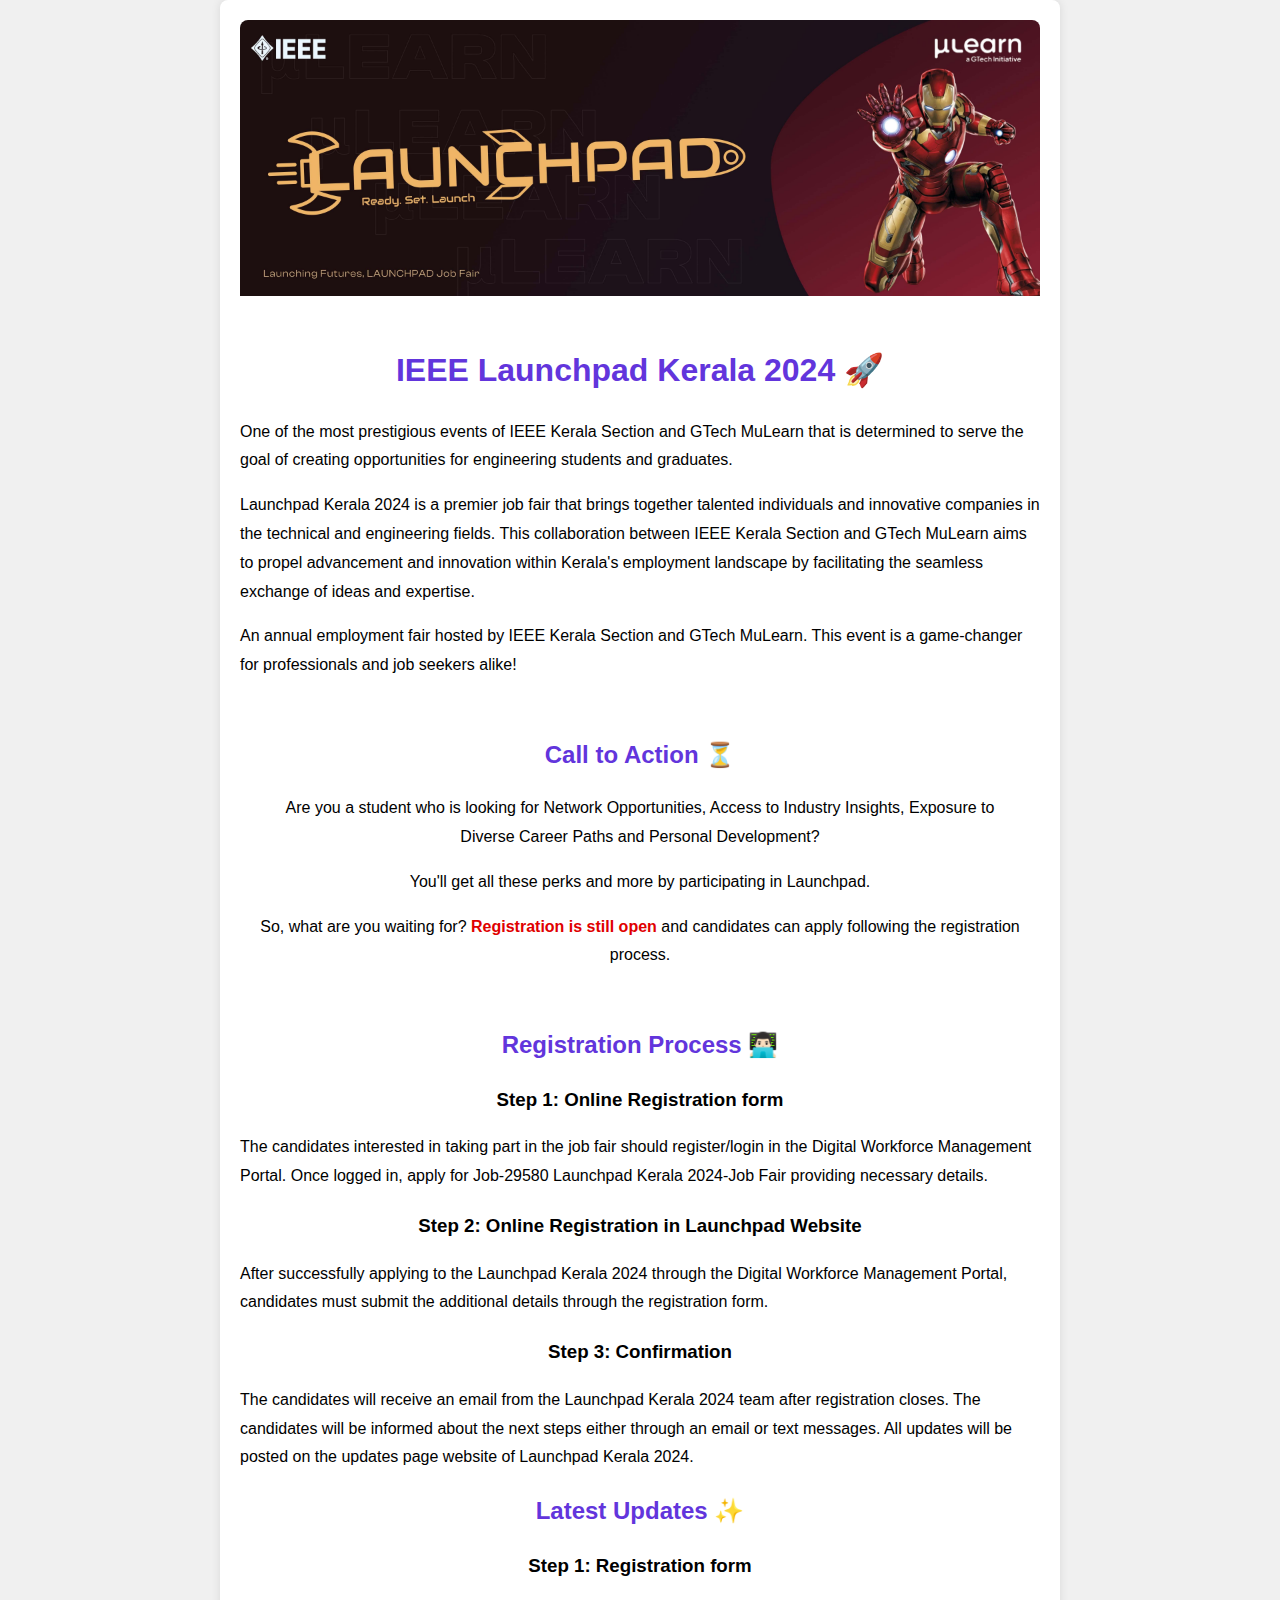
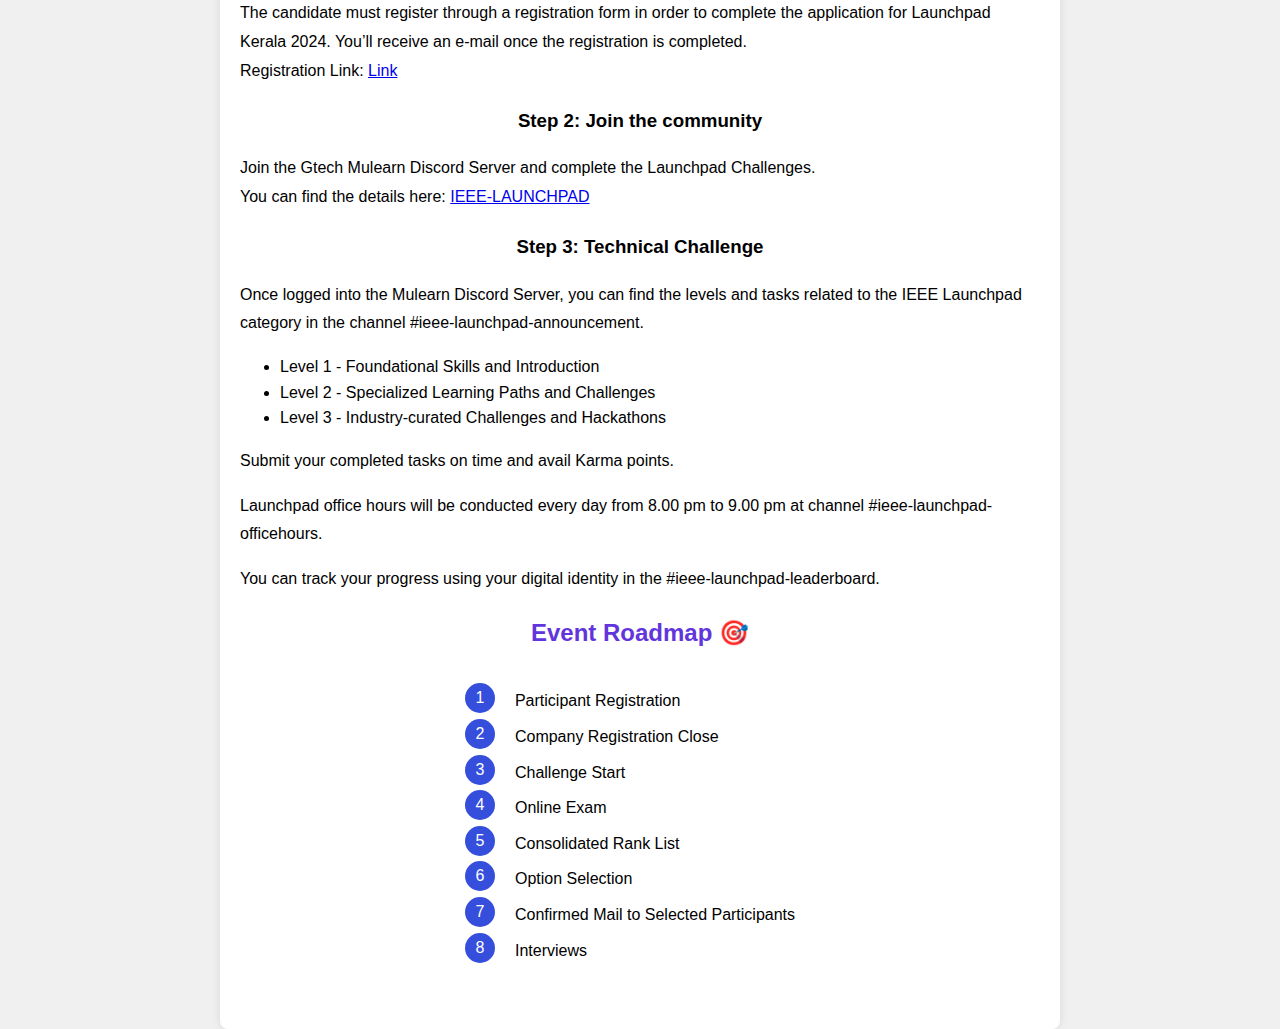
<file: index.html>
<!DOCTYPE html>
<html lang="en">
<head>
    <meta charset="UTF-8">
    <meta name="viewport" content="width=device-width, initial-scale=1.0">
    <title>IEEE Launch Pad Kerala Newsletter</title>
    <style>
        .centered-list {
            display: flex;
            justify-content: center;
            align-items: center;
        }
    
        
    </style>
    <link rel="stylesheet" href="style.css">
</head>
<body>
    <div class="container">
        <!-- Image banner -->
        <img src="launchpad-banner.jpg" alt="IEEE Launch Pad Kerala Banner" class="newsletter-banner">
        
        
        <!-- Newsletter content -->
        <h1>IEEE Launchpad Kerala 2024 🚀</h1>
        
        <p>One of the most prestigious events of IEEE Kerala Section and GTech MuLearn that is determined to serve the goal of creating opportunities for engineering students and graduates.</p>
        
        <p>Launchpad Kerala 2024 is a premier job fair that brings together talented individuals and innovative companies in the technical and engineering fields. This collaboration between IEEE Kerala Section and GTech MuLearn aims to propel advancement and innovation within Kerala's employment landscape by facilitating the seamless exchange of ideas and expertise.</p>
        
        <p>An annual employment fair hosted by IEEE Kerala Section and GTech MuLearn. This event is a game-changer for professionals and job seekers alike!</p>
        
        <!-- Call to action -->
        <div id="call-to-action" class="call-to-action">
            <h2>Call to Action ⏳</h2>
            <p>Are you a student who is looking for Network Opportunities, Access to Industry Insights, Exposure to Diverse Career Paths and Personal Development?</p>
            <p>You'll get all these perks and more by participating in Launchpad.</p>
            <p>So, what are you waiting for? <a href="https://forms.gle/C5e6XHhVGkV3axQS8">Registration is still open</a> and candidates can apply following the registration process.</p>
        </div>
        
        <!-- Registration Process -->
        <div id="registration-process" class="registration-process">
            <h2>Registration Process 👨🏻‍💻</h2>
            <h3>Step 1: Online Registration form</h3>
            <p>The candidates interested in taking part in the job fair should register/login in the Digital Workforce Management Portal. Once logged in, apply for Job-29580 Launchpad Kerala 2024-Job Fair providing necessary details.</p>
            
            <h3>Step 2: Online Registration in Launchpad Website</h3>
            <p>After successfully applying to the Launchpad Kerala 2024 through the Digital Workforce Management Portal, candidates must submit the additional details through the registration form.</p>
            
            <h3>Step 3: Confirmation</h3>
            <p>The candidates will receive an email from the Launchpad Kerala 2024 team after registration closes. The candidates will be informed about the next steps either through an email or text messages. All updates will be posted on the updates page website of Launchpad Kerala 2024.</p>
        </div>
        
        <!-- Latest Updates -->
        <div id="latest-updates" class="latest-updates">
            <h2>Latest Updates ✨</h2>
            <h3>Step 1: Registration form</h3>
            <p>The candidate must register through a registration form in order to complete the application for Launchpad Kerala 2024. You’ll receive an e-mail once the registration is completed.<br>Registration Link: <a href="https://forms.gle/C5e6XHhVGkV3axQS8">Link</a></p>
                        
            <h3>Step 2: Join the community</h3>
            <p>Join the Gtech Mulearn Discord Server and complete the Launchpad Challenges.<br>
                You can find the details here: <a href="https://github.com/gtech-mulearn/IEEE-LAUNCHPAD">IEEE-LAUNCHPAD</a></p>  
            <h3>Step 3: Technical Challenge</h3>
            <p>Once logged into the Mulearn Discord Server, you can find the levels and tasks related to the IEEE Launchpad category in the channel #ieee-launchpad-announcement.</p>
            <ul>
                <li>Level 1 - Foundational Skills and Introduction</li>
                <li>Level 2 - Specialized Learning Paths and Challenges</li>
                <li>Level 3 - Industry-curated Challenges and Hackathons</li>
            </ul>
            <p>Submit your completed tasks on time and avail Karma points.</p>
            
            <p>Launchpad office hours will be conducted every day from 8.00 pm to 9.00 pm at channel #ieee-launchpad-officehours.</p>
            <p>You can track your progress using your digital identity in the #ieee-launchpad-leaderboard.</p>
        </div>
        
        <!-- Event Roadmap -->
        <div id="event-roadmap" class="event-roadmap">
            <h2>Event Roadmap 🎯</h2>
            <div class="centered-list">
                <ol>
                    <li>Participant Registration</li>
                    <li>Company Registration Close</li>
                    <li>Challenge Start</li>
                    <li>Online Exam</li>
                    <li>Consolidated Rank List</li>
                    <li>Option Selection</li>
                    <li>Confirmed Mail to Selected Participants</li>
                    <li>Interviews</li>
                </ol>
            </div>
        </div>
        
    </div>
</body>
</html>
</file>
<file: style.css>
body {
    font-family: Arial, sans-serif;
    line-height: 1.6;
    background-color: #f0f0f0;
    padding: 0;
    margin: 0;
}
.container {
    max-width: 800px;
    margin: 0 auto;
    background-color: #fff;
    padding: 20px;
    border-radius: 8px;
    box-shadow: 0 0 10px rgba(0,0,0,0.1);
}
h3 {
    color: #000000;
    text-align: center;
}
p {
    color: #000000;
    line-height: 1.8;
}
.newsletter-banner {
    width: 100%;
    border-radius: 8px 8px 0 0;
    margin-bottom: 20px;
}
.call-to-action {
    padding: 20px;
    border-radius: 8px;
    text-align: center;
    margin-bottom: 20px;
}
.call-to-action a {
    color: #e00000;
    text-decoration: none;
    font-weight: bold;
}
.registration-process {
    margin-bottom: 20px;
}
.registration-process h3 {
    margin-top: 20px;
}
.latest-updates {
    margin-bottom: 20px;
}
.latest-updates h3 {
    margin-top: 20px;
}
.event-roadmap {
    margin-bottom: 20px;
}
.event-roadmap h1 {
    margin-top: 20px;
}
.event-roadmap ol {
    padding-left: 0;
    list-style-type: none;
    counter-reset: step-counter;
}
.event-roadmap ol li {
    position: relative;
    counter-increment: step-counter;
    padding-left: 30px;
    margin-bottom: 10px;
}
.event-roadmap ol li::before {
    content: counter(step-counter);
    position: absolute;
    left: -20px;
    top: -5px;
    background-color: #354edc;
    color: #fff;
    width: 30px;
    height: 30px;
    line-height: 30px;
    text-align: center;
    border-radius: 50%;
}

h1,h2{
    color: #6235dc;
    text-align: center;
}
</file>
